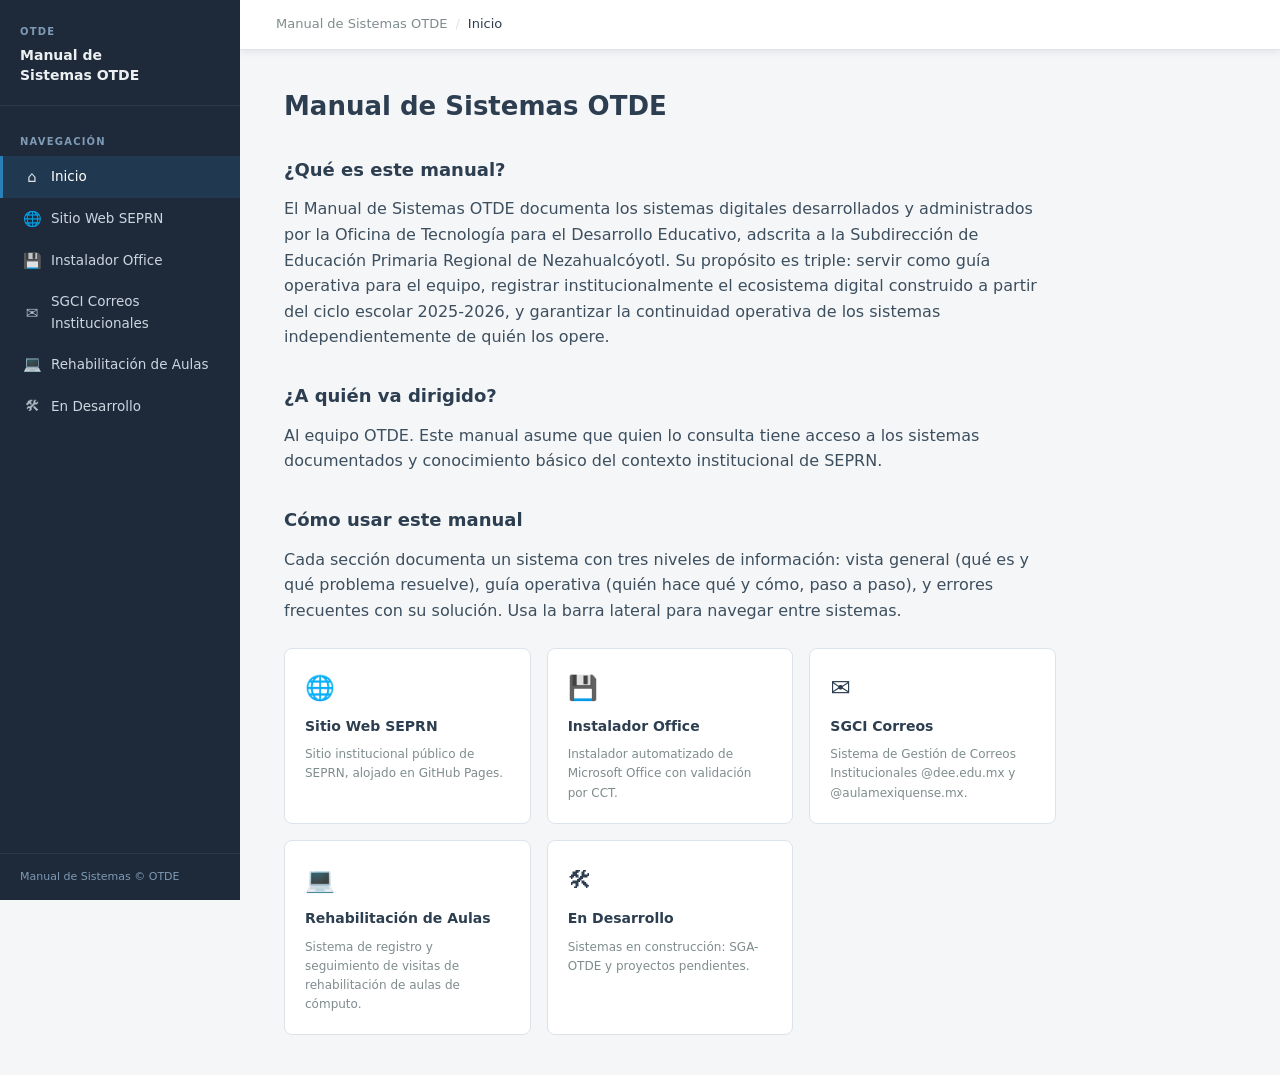
<file: index.html>
<!DOCTYPE html>
<html lang="es">
<head>
  <meta charset="UTF-8" />
  <meta name="viewport" content="width=device-width, initial-scale=1.0" />
  <title>Inicio — Manual de Sistemas OTDE</title>
  <link rel="stylesheet" href="css/style.css" />
</head>
<body>

  <button class="menu-toggle" id="menuToggle" aria-label="Abrir menú">&#9776;</button>
  <div class="overlay" id="overlay"></div>

  <div class="layout">

    <!-- ── Barra lateral ─────────────────────────────────────── -->
    <aside class="sidebar" id="sidebar">
      <div class="sidebar-header">
        <div class="logo-label">OTDE</div>
        <div class="site-title">Manual de<br>Sistemas OTDE</div>
      </div>

      <nav class="sidebar-nav">
        <div class="nav-section-label">Navegación</div>
        <a href="index.html" class="active">
          <span class="nav-icon">&#8962;</span> Inicio
        </a>
        <a href="sitio-web.html">
          <span class="nav-icon">&#127760;</span> Sitio Web SEPRN
        </a>
        <a href="instalador-office.html">
          <span class="nav-icon">&#128190;</span> Instalador Office
        </a>
        <a href="sgci.html">
          <span class="nav-icon">&#9993;</span> SGCI Correos Institucionales
        </a>
        <a href="rehabilitacion.html">
          <span class="nav-icon">&#128187;</span> Rehabilitación de Aulas
        </a>
        <a href="en-desarrollo.html">
          <span class="nav-icon">&#128736;</span> En Desarrollo
        </a>
      </nav>

      <div class="sidebar-footer">
        Manual de Sistemas &copy; OTDE
      </div>
    </aside>

    <!-- ── Contenido principal ───────────────────────────────── -->
    <div class="main-content">
      <div class="topbar">
        <span>Manual de Sistemas OTDE</span>
        <span class="breadcrumb-sep">/</span>
        <span class="breadcrumb-current">Inicio</span>
      </div>

      <div class="content-area">
        <h1>Manual de Sistemas OTDE</h1>

        <h2>¿Qué es este manual?</h2>
        <p>El Manual de Sistemas OTDE documenta los sistemas digitales desarrollados y administrados por la Oficina de Tecnología para el Desarrollo Educativo, adscrita a la Subdirección de Educación Primaria Regional de Nezahualcóyotl. Su propósito es triple: servir como guía operativa para el equipo, registrar institucionalmente el ecosistema digital construido a partir del ciclo escolar 2025-2026, y garantizar la continuidad operativa de los sistemas independientemente de quién los opere.</p>

        <h2>¿A quién va dirigido?</h2>
        <p>Al equipo OTDE. Este manual asume que quien lo consulta tiene acceso a los sistemas documentados y conocimiento básico del contexto institucional de SEPRN.</p>

        <h2>Cómo usar este manual</h2>
        <p>Cada sección documenta un sistema con tres niveles de información: vista general (qué es y qué problema resuelve), guía operativa (quién hace qué y cómo, paso a paso), y errores frecuentes con su solución. Usa la barra lateral para navegar entre sistemas.</p>

        <div class="card-grid">
          <a class="card" href="sitio-web.html">
            <span class="card-icon">&#127760;</span>
            <span class="card-title">Sitio Web SEPRN</span>
            <span class="card-desc">Sitio institucional público de SEPRN, alojado en GitHub Pages.</span>
          </a>
          <a class="card" href="instalador-office.html">
            <span class="card-icon">&#128190;</span>
            <span class="card-title">Instalador Office</span>
            <span class="card-desc">Instalador automatizado de Microsoft Office con validación por CCT.</span>
          </a>
          <a class="card" href="sgci.html">
            <span class="card-icon">&#9993;</span>
            <span class="card-title">SGCI Correos</span>
            <span class="card-desc">Sistema de Gestión de Correos Institucionales @dee.edu.mx y @aulamexiquense.mx.</span>
          </a>
          <a class="card" href="rehabilitacion.html">
            <span class="card-icon">&#128187;</span>
            <span class="card-title">Rehabilitación de Aulas</span>
            <span class="card-desc">Sistema de registro y seguimiento de visitas de rehabilitación de aulas de cómputo.</span>
          </a>
          <a class="card" href="en-desarrollo.html">
            <span class="card-icon">&#128736;</span>
            <span class="card-title">En Desarrollo</span>
            <span class="card-desc">Sistemas en construcción: SGA-OTDE y proyectos pendientes.</span>
          </a>
        </div>
      </div>
    </div>

  </div>

  <script>
    const toggle = document.getElementById('menuToggle');
    const sidebar = document.getElementById('sidebar');
    const overlay = document.getElementById('overlay');
    toggle.addEventListener('click', () => {
      sidebar.classList.toggle('open');
      overlay.classList.toggle('visible');
    });
    overlay.addEventListener('click', () => {
      sidebar.classList.remove('open');
      overlay.classList.remove('visible');
    });
  </script>
</body>
</html>
</file>
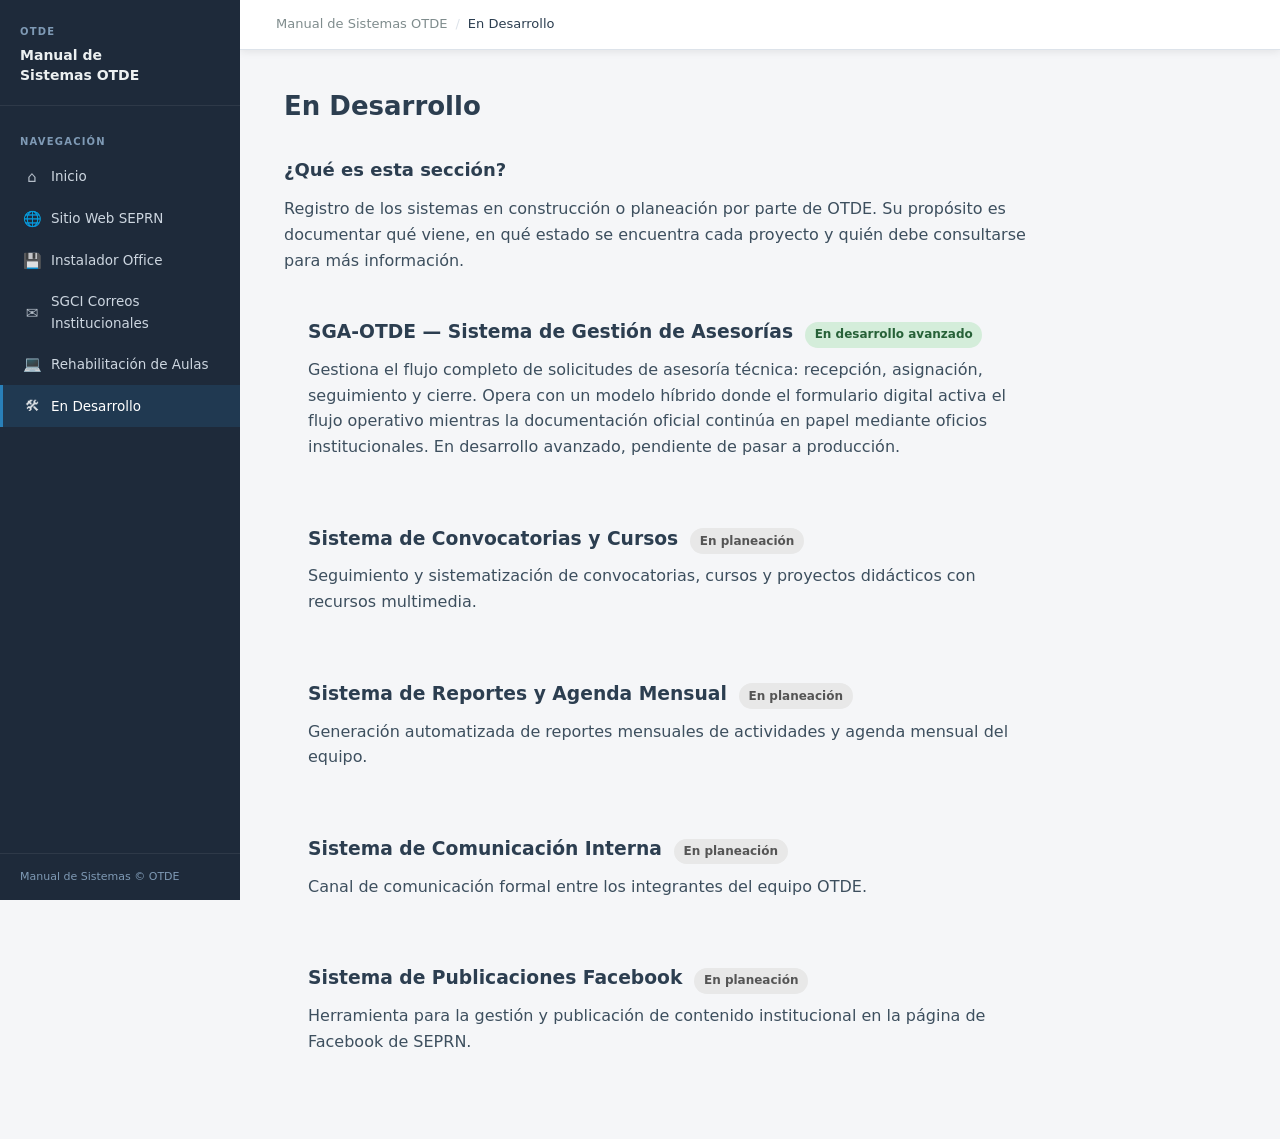
<file: en-desarrollo.html>
<!DOCTYPE html>
<html lang="es">
<head>
  <meta charset="UTF-8" />
  <meta name="viewport" content="width=device-width, initial-scale=1.0" />
  <title>En Desarrollo — Manual de Sistemas OTDE</title>
  <link rel="stylesheet" href="css/style.css" />
</head>
<body>

  <button class="menu-toggle" id="menuToggle" aria-label="Abrir menú">&#9776;</button>
  <div class="overlay" id="overlay"></div>

  <div class="layout">

    <aside class="sidebar" id="sidebar">
      <div class="sidebar-header">
        <div class="logo-label">OTDE</div>
        <div class="site-title">Manual de<br>Sistemas OTDE</div>
      </div>

      <nav class="sidebar-nav">
        <div class="nav-section-label">Navegación</div>
        <a href="index.html">
          <span class="nav-icon">&#8962;</span> Inicio
        </a>
        <a href="sitio-web.html">
          <span class="nav-icon">&#127760;</span> Sitio Web SEPRN
        </a>
        <a href="instalador-office.html">
          <span class="nav-icon">&#128190;</span> Instalador Office
        </a>
        <a href="sgci.html">
          <span class="nav-icon">&#9993;</span> SGCI Correos Institucionales
        </a>
        <a href="rehabilitacion.html">
          <span class="nav-icon">&#128187;</span> Rehabilitación de Aulas
        </a>
        <a href="en-desarrollo.html" class="active">
          <span class="nav-icon">&#128736;</span> En Desarrollo
        </a>
      </nav>

      <div class="sidebar-footer">
        Manual de Sistemas &copy; OTDE
      </div>
    </aside>

    <div class="main-content">
      <div class="topbar">
        <a href="index.html" style="color: inherit; text-decoration: none;">Manual de Sistemas OTDE</a>
        <span class="breadcrumb-sep">/</span>
        <span class="breadcrumb-current">En Desarrollo</span>
      </div>

      <div class="content-area">
        <h1>En Desarrollo</h1>

        <h2>¿Qué es esta sección?</h2>
        <p>Registro de los sistemas en construcción o planeación por parte de OTDE. Su propósito es documentar qué viene, en qué estado se encuentra cada proyecto y quién debe consultarse para más información.</p>

        <div style="border: 1px solid var(--border); border-radius: 6px; padding: 1.25rem 1.5rem; margin: 1.5rem 0;">
          <div style="display: flex; align-items: baseline; gap: 0.75rem; flex-wrap: wrap; margin-bottom: 0.6rem;">
            <h3 style="margin: 0;">SGA-OTDE — Sistema de Gestión de Asesorías</h3>
            <span style="font-size: 0.75rem; font-weight: 600; padding: 0.2rem 0.6rem; border-radius: 999px; background: #d4edda; color: #276138; white-space: nowrap;">En desarrollo avanzado</span>
          </div>
          <p style="margin: 0;">Gestiona el flujo completo de solicitudes de asesoría técnica: recepción, asignación, seguimiento y cierre. Opera con un modelo híbrido donde el formulario digital activa el flujo operativo mientras la documentación oficial continúa en papel mediante oficios institucionales. En desarrollo avanzado, pendiente de pasar a producción.</p>
        </div>

        <div style="border: 1px solid var(--border); border-radius: 6px; padding: 1.25rem 1.5rem; margin: 1.5rem 0;">
          <div style="display: flex; align-items: baseline; gap: 0.75rem; flex-wrap: wrap; margin-bottom: 0.6rem;">
            <h3 style="margin: 0;">Sistema de Convocatorias y Cursos</h3>
            <span style="font-size: 0.75rem; font-weight: 600; padding: 0.2rem 0.6rem; border-radius: 999px; background: #e8e8e8; color: #555; white-space: nowrap;">En planeación</span>
          </div>
          <p style="margin: 0;">Seguimiento y sistematización de convocatorias, cursos y proyectos didácticos con recursos multimedia.</p>
        </div>

        <div style="border: 1px solid var(--border); border-radius: 6px; padding: 1.25rem 1.5rem; margin: 1.5rem 0;">
          <div style="display: flex; align-items: baseline; gap: 0.75rem; flex-wrap: wrap; margin-bottom: 0.6rem;">
            <h3 style="margin: 0;">Sistema de Reportes y Agenda Mensual</h3>
            <span style="font-size: 0.75rem; font-weight: 600; padding: 0.2rem 0.6rem; border-radius: 999px; background: #e8e8e8; color: #555; white-space: nowrap;">En planeación</span>
          </div>
          <p style="margin: 0;">Generación automatizada de reportes mensuales de actividades y agenda mensual del equipo.</p>
        </div>

        <div style="border: 1px solid var(--border); border-radius: 6px; padding: 1.25rem 1.5rem; margin: 1.5rem 0;">
          <div style="display: flex; align-items: baseline; gap: 0.75rem; flex-wrap: wrap; margin-bottom: 0.6rem;">
            <h3 style="margin: 0;">Sistema de Comunicación Interna</h3>
            <span style="font-size: 0.75rem; font-weight: 600; padding: 0.2rem 0.6rem; border-radius: 999px; background: #e8e8e8; color: #555; white-space: nowrap;">En planeación</span>
          </div>
          <p style="margin: 0;">Canal de comunicación formal entre los integrantes del equipo OTDE.</p>
        </div>

        <div style="border: 1px solid var(--border); border-radius: 6px; padding: 1.25rem 1.5rem; margin: 1.5rem 0;">
          <div style="display: flex; align-items: baseline; gap: 0.75rem; flex-wrap: wrap; margin-bottom: 0.6rem;">
            <h3 style="margin: 0;">Sistema de Publicaciones Facebook</h3>
            <span style="font-size: 0.75rem; font-weight: 600; padding: 0.2rem 0.6rem; border-radius: 999px; background: #e8e8e8; color: #555; white-space: nowrap;">En planeación</span>
          </div>
          <p style="margin: 0;">Herramienta para la gestión y publicación de contenido institucional en la página de Facebook de SEPRN.</p>
        </div>
      </div>
    </div>

  </div>

  <script>
    const toggle = document.getElementById('menuToggle');
    const sidebar = document.getElementById('sidebar');
    const overlay = document.getElementById('overlay');
    toggle.addEventListener('click', () => {
      sidebar.classList.toggle('open');
      overlay.classList.toggle('visible');
    });
    overlay.addEventListener('click', () => {
      sidebar.classList.remove('open');
      overlay.classList.remove('visible');
    });
  </script>
</body>
</html>
</file>
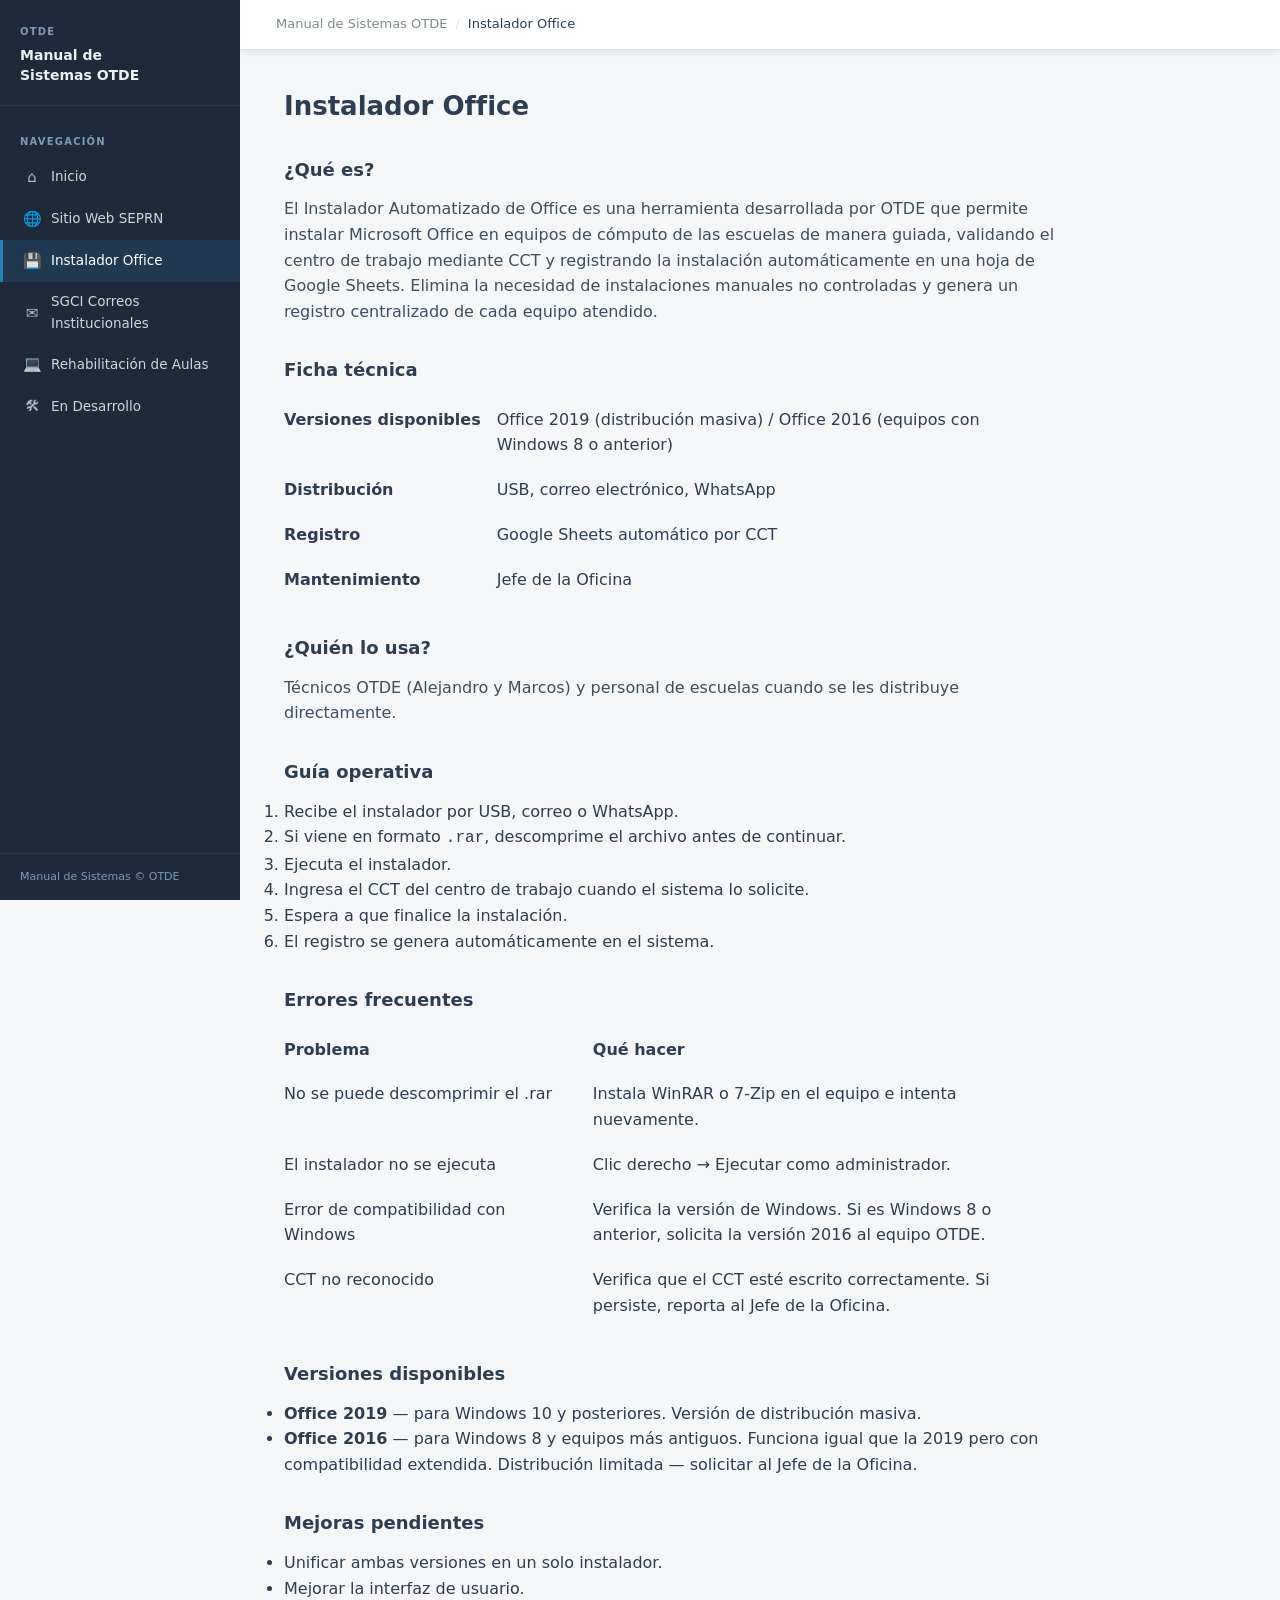
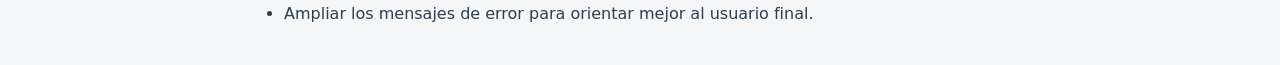
<file: instalador-office.html>
<!DOCTYPE html>
<html lang="es">
<head>
  <meta charset="UTF-8" />
  <meta name="viewport" content="width=device-width, initial-scale=1.0" />
  <title>Instalador Office — Manual de Sistemas OTDE</title>
  <link rel="stylesheet" href="css/style.css" />
</head>
<body>

  <button class="menu-toggle" id="menuToggle" aria-label="Abrir menú">&#9776;</button>
  <div class="overlay" id="overlay"></div>

  <div class="layout">

    <aside class="sidebar" id="sidebar">
      <div class="sidebar-header">
        <div class="logo-label">OTDE</div>
        <div class="site-title">Manual de<br>Sistemas OTDE</div>
      </div>

      <nav class="sidebar-nav">
        <div class="nav-section-label">Navegación</div>
        <a href="index.html">
          <span class="nav-icon">&#8962;</span> Inicio
        </a>
        <a href="sitio-web.html">
          <span class="nav-icon">&#127760;</span> Sitio Web SEPRN
        </a>
        <a href="instalador-office.html" class="active">
          <span class="nav-icon">&#128190;</span> Instalador Office
        </a>
        <a href="sgci.html">
          <span class="nav-icon">&#9993;</span> SGCI Correos Institucionales
        </a>
        <a href="rehabilitacion.html">
          <span class="nav-icon">&#128187;</span> Rehabilitación de Aulas
        </a>
        <a href="en-desarrollo.html">
          <span class="nav-icon">&#128736;</span> En Desarrollo
        </a>
      </nav>

      <div class="sidebar-footer">
        Manual de Sistemas &copy; OTDE
      </div>
    </aside>

    <div class="main-content">
      <div class="topbar">
        <a href="index.html" style="color: inherit; text-decoration: none;">Manual de Sistemas OTDE</a>
        <span class="breadcrumb-sep">/</span>
        <span class="breadcrumb-current">Instalador Office</span>
      </div>

      <div class="content-area">
        <h1>Instalador Office</h1>

        <h2>¿Qué es?</h2>
        <p>El Instalador Automatizado de Office es una herramienta desarrollada por OTDE que permite instalar Microsoft Office en equipos de cómputo de las escuelas de manera guiada, validando el centro de trabajo mediante CCT y registrando la instalación automáticamente en una hoja de Google Sheets. Elimina la necesidad de instalaciones manuales no controladas y genera un registro centralizado de cada equipo atendido.</p>

        <h2>Ficha técnica</h2>
        <table style="border-collapse: collapse; width: 100%; margin-bottom: 1.5rem;">
          <tbody>
            <tr>
              <td style="padding: 0.6rem 1rem 0.6rem 0; font-weight: 600; white-space: nowrap; vertical-align: top; border-bottom: 1px solid var(--border); color: var(--text-secondary); width: 180px;">Versiones disponibles</td>
              <td style="padding: 0.6rem 0; border-bottom: 1px solid var(--border);">Office 2019 (distribución masiva) / Office 2016 (equipos con Windows 8 o anterior)</td>
            </tr>
            <tr>
              <td style="padding: 0.6rem 1rem 0.6rem 0; font-weight: 600; white-space: nowrap; vertical-align: top; border-bottom: 1px solid var(--border); color: var(--text-secondary);">Distribución</td>
              <td style="padding: 0.6rem 0; border-bottom: 1px solid var(--border);">USB, correo electrónico, WhatsApp</td>
            </tr>
            <tr>
              <td style="padding: 0.6rem 1rem 0.6rem 0; font-weight: 600; white-space: nowrap; vertical-align: top; border-bottom: 1px solid var(--border); color: var(--text-secondary);">Registro</td>
              <td style="padding: 0.6rem 0; border-bottom: 1px solid var(--border);">Google Sheets automático por CCT</td>
            </tr>
            <tr>
              <td style="padding: 0.6rem 1rem 0.6rem 0; font-weight: 600; white-space: nowrap; vertical-align: top; color: var(--text-secondary);">Mantenimiento</td>
              <td style="padding: 0.6rem 0;">Jefe de la Oficina</td>
            </tr>
          </tbody>
        </table>

        <h2>¿Quién lo usa?</h2>
        <p>Técnicos OTDE (Alejandro y Marcos) y personal de escuelas cuando se les distribuye directamente.</p>

        <h2>Guía operativa</h2>
        <ol>
          <li>Recibe el instalador por USB, correo o WhatsApp.</li>
          <li>Si viene en formato <code>.rar</code>, descomprime el archivo antes de continuar.</li>
          <li>Ejecuta el instalador.</li>
          <li>Ingresa el CCT del centro de trabajo cuando el sistema lo solicite.</li>
          <li>Espera a que finalice la instalación.</li>
          <li>El registro se genera automáticamente en el sistema.</li>
        </ol>

        <h2>Errores frecuentes</h2>
        <table style="border-collapse: collapse; width: 100%; margin-bottom: 1.5rem;">
          <thead>
            <tr>
              <th style="padding: 0.6rem 1rem 0.6rem 0; text-align: left; border-bottom: 2px solid var(--border); color: var(--text-secondary); font-weight: 600; width: 40%;">Problema</th>
              <th style="padding: 0.6rem 0; text-align: left; border-bottom: 2px solid var(--border); color: var(--text-secondary); font-weight: 600;">Qué hacer</th>
            </tr>
          </thead>
          <tbody>
            <tr>
              <td style="padding: 0.6rem 1rem 0.6rem 0; vertical-align: top; border-bottom: 1px solid var(--border);">No se puede descomprimir el .rar</td>
              <td style="padding: 0.6rem 0; border-bottom: 1px solid var(--border);">Instala WinRAR o 7-Zip en el equipo e intenta nuevamente.</td>
            </tr>
            <tr>
              <td style="padding: 0.6rem 1rem 0.6rem 0; vertical-align: top; border-bottom: 1px solid var(--border);">El instalador no se ejecuta</td>
              <td style="padding: 0.6rem 0; border-bottom: 1px solid var(--border);">Clic derecho → Ejecutar como administrador.</td>
            </tr>
            <tr>
              <td style="padding: 0.6rem 1rem 0.6rem 0; vertical-align: top; border-bottom: 1px solid var(--border);">Error de compatibilidad con Windows</td>
              <td style="padding: 0.6rem 0; border-bottom: 1px solid var(--border);">Verifica la versión de Windows. Si es Windows 8 o anterior, solicita la versión 2016 al equipo OTDE.</td>
            </tr>
            <tr>
              <td style="padding: 0.6rem 1rem 0.6rem 0; vertical-align: top;">CCT no reconocido</td>
              <td style="padding: 0.6rem 0;">Verifica que el CCT esté escrito correctamente. Si persiste, reporta al Jefe de la Oficina.</td>
            </tr>
          </tbody>
        </table>

        <h2>Versiones disponibles</h2>
        <ul>
          <li><strong>Office 2019</strong> — para Windows 10 y posteriores. Versión de distribución masiva.</li>
          <li><strong>Office 2016</strong> — para Windows 8 y equipos más antiguos. Funciona igual que la 2019 pero con compatibilidad extendida. Distribución limitada — solicitar al Jefe de la Oficina.</li>
        </ul>

        <h2>Mejoras pendientes</h2>
        <ul>
          <li>Unificar ambas versiones en un solo instalador.</li>
          <li>Mejorar la interfaz de usuario.</li>
          <li>Ampliar los mensajes de error para orientar mejor al usuario final.</li>
        </ul>
      </div>
    </div>

  </div>

  <script>
    const toggle = document.getElementById('menuToggle');
    const sidebar = document.getElementById('sidebar');
    const overlay = document.getElementById('overlay');
    toggle.addEventListener('click', () => {
      sidebar.classList.toggle('open');
      overlay.classList.toggle('visible');
    });
    overlay.addEventListener('click', () => {
      sidebar.classList.remove('open');
      overlay.classList.remove('visible');
    });
  </script>
</body>
</html>
</file>
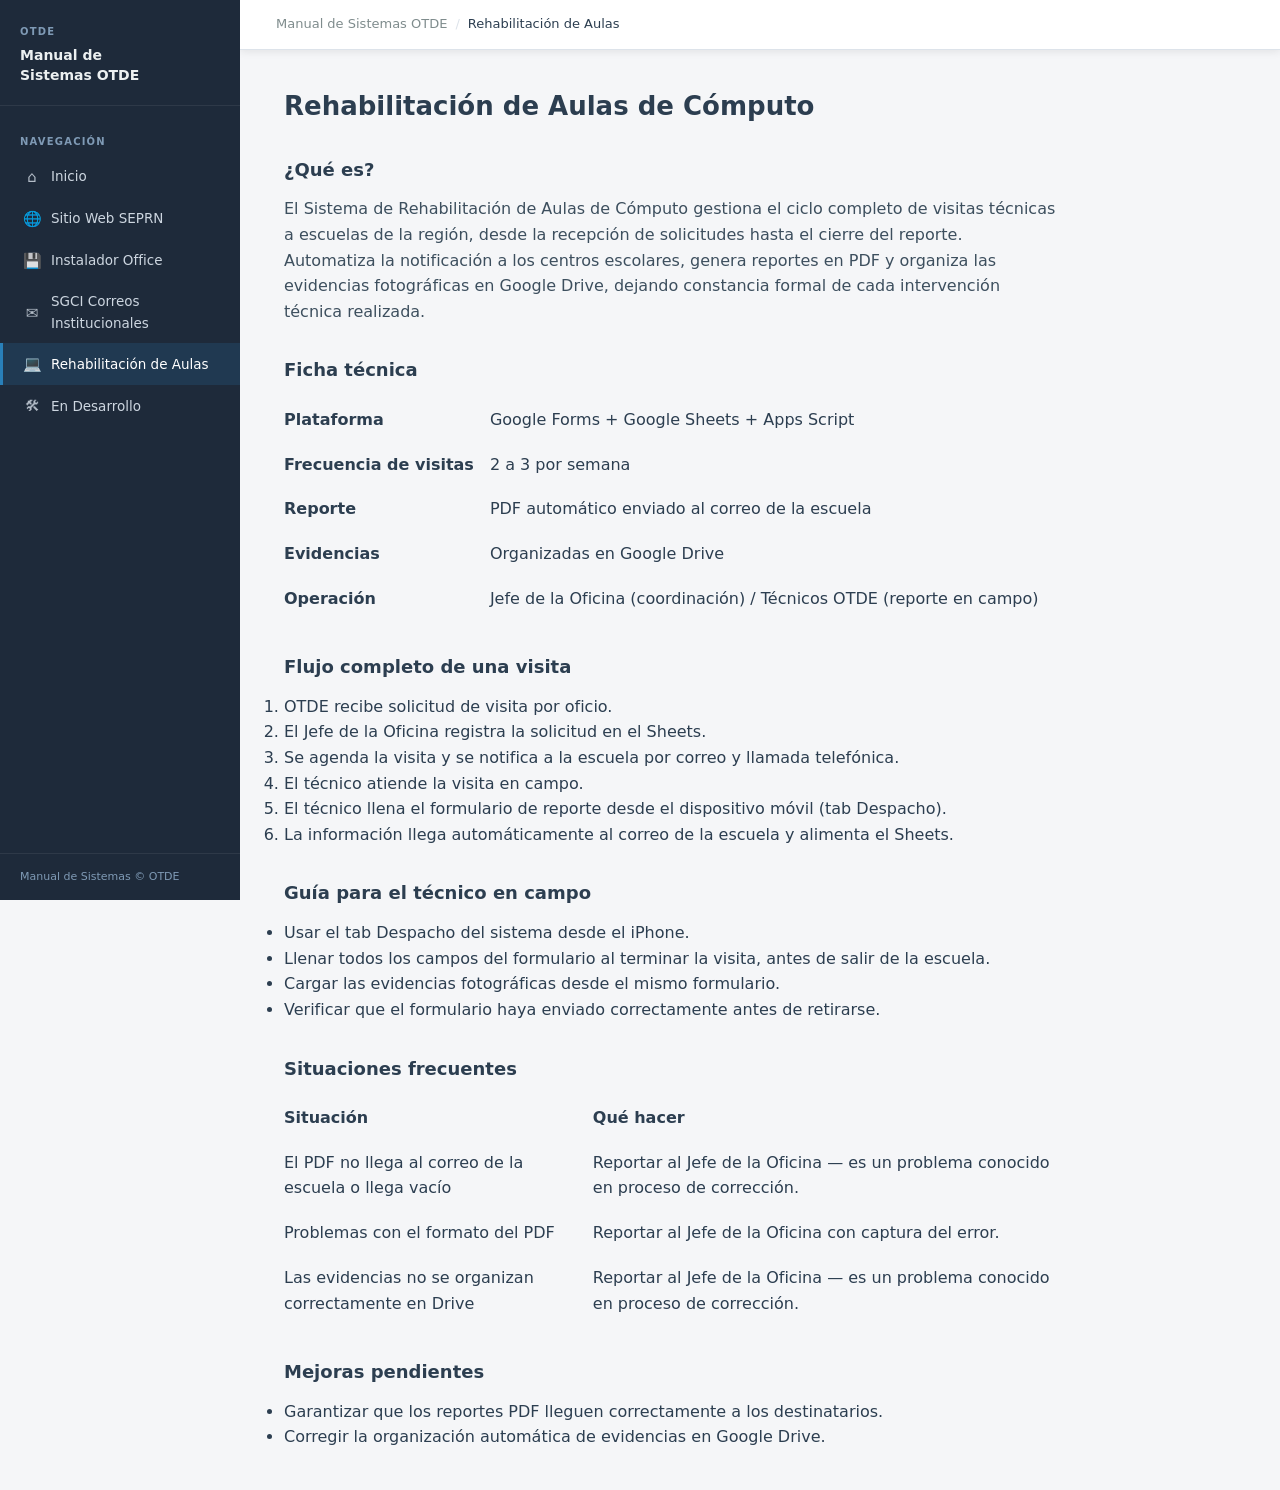
<file: rehabilitacion.html>
<!DOCTYPE html>
<html lang="es">
<head>
  <meta charset="UTF-8" />
  <meta name="viewport" content="width=device-width, initial-scale=1.0" />
  <title>Rehabilitación de Aulas — Manual de Sistemas OTDE</title>
  <link rel="stylesheet" href="css/style.css" />
</head>
<body>

  <button class="menu-toggle" id="menuToggle" aria-label="Abrir menú">&#9776;</button>
  <div class="overlay" id="overlay"></div>

  <div class="layout">

    <aside class="sidebar" id="sidebar">
      <div class="sidebar-header">
        <div class="logo-label">OTDE</div>
        <div class="site-title">Manual de<br>Sistemas OTDE</div>
      </div>

      <nav class="sidebar-nav">
        <div class="nav-section-label">Navegación</div>
        <a href="index.html">
          <span class="nav-icon">&#8962;</span> Inicio
        </a>
        <a href="sitio-web.html">
          <span class="nav-icon">&#127760;</span> Sitio Web SEPRN
        </a>
        <a href="instalador-office.html">
          <span class="nav-icon">&#128190;</span> Instalador Office
        </a>
        <a href="sgci.html">
          <span class="nav-icon">&#9993;</span> SGCI Correos Institucionales
        </a>
        <a href="rehabilitacion.html" class="active">
          <span class="nav-icon">&#128187;</span> Rehabilitación de Aulas
        </a>
        <a href="en-desarrollo.html">
          <span class="nav-icon">&#128736;</span> En Desarrollo
        </a>
      </nav>

      <div class="sidebar-footer">
        Manual de Sistemas &copy; OTDE
      </div>
    </aside>

    <div class="main-content">
      <div class="topbar">
        <a href="index.html" style="color: inherit; text-decoration: none;">Manual de Sistemas OTDE</a>
        <span class="breadcrumb-sep">/</span>
        <span class="breadcrumb-current">Rehabilitación de Aulas</span>
      </div>

      <div class="content-area">
        <h1>Rehabilitación de Aulas de Cómputo</h1>

        <h2>¿Qué es?</h2>
        <p>El Sistema de Rehabilitación de Aulas de Cómputo gestiona el ciclo completo de visitas técnicas a escuelas de la región, desde la recepción de solicitudes hasta el cierre del reporte. Automatiza la notificación a los centros escolares, genera reportes en PDF y organiza las evidencias fotográficas en Google Drive, dejando constancia formal de cada intervención técnica realizada.</p>

        <h2>Ficha técnica</h2>
        <table style="border-collapse: collapse; width: 100%; margin-bottom: 1.5rem;">
          <tbody>
            <tr>
              <td style="padding: 0.6rem 1rem 0.6rem 0; font-weight: 600; white-space: nowrap; vertical-align: top; border-bottom: 1px solid var(--border); color: var(--text-secondary); width: 200px;">Plataforma</td>
              <td style="padding: 0.6rem 0; border-bottom: 1px solid var(--border);">Google Forms + Google Sheets + Apps Script</td>
            </tr>
            <tr>
              <td style="padding: 0.6rem 1rem 0.6rem 0; font-weight: 600; white-space: nowrap; vertical-align: top; border-bottom: 1px solid var(--border); color: var(--text-secondary);">Frecuencia de visitas</td>
              <td style="padding: 0.6rem 0; border-bottom: 1px solid var(--border);">2 a 3 por semana</td>
            </tr>
            <tr>
              <td style="padding: 0.6rem 1rem 0.6rem 0; font-weight: 600; white-space: nowrap; vertical-align: top; border-bottom: 1px solid var(--border); color: var(--text-secondary);">Reporte</td>
              <td style="padding: 0.6rem 0; border-bottom: 1px solid var(--border);">PDF automático enviado al correo de la escuela</td>
            </tr>
            <tr>
              <td style="padding: 0.6rem 1rem 0.6rem 0; font-weight: 600; white-space: nowrap; vertical-align: top; border-bottom: 1px solid var(--border); color: var(--text-secondary);">Evidencias</td>
              <td style="padding: 0.6rem 0; border-bottom: 1px solid var(--border);">Organizadas en Google Drive</td>
            </tr>
            <tr>
              <td style="padding: 0.6rem 1rem 0.6rem 0; font-weight: 600; white-space: nowrap; vertical-align: top; color: var(--text-secondary);">Operación</td>
              <td style="padding: 0.6rem 0;">Jefe de la Oficina (coordinación) / Técnicos OTDE (reporte en campo)</td>
            </tr>
          </tbody>
        </table>

        <h2>Flujo completo de una visita</h2>
        <ol>
          <li>OTDE recibe solicitud de visita por oficio.</li>
          <li>El Jefe de la Oficina registra la solicitud en el Sheets.</li>
          <li>Se agenda la visita y se notifica a la escuela por correo y llamada telefónica.</li>
          <li>El técnico atiende la visita en campo.</li>
          <li>El técnico llena el formulario de reporte desde el dispositivo móvil (tab Despacho).</li>
          <li>La información llega automáticamente al correo de la escuela y alimenta el Sheets.</li>
        </ol>

        <h2>Guía para el técnico en campo</h2>
        <ul>
          <li>Usar el tab Despacho del sistema desde el iPhone.</li>
          <li>Llenar todos los campos del formulario al terminar la visita, antes de salir de la escuela.</li>
          <li>Cargar las evidencias fotográficas desde el mismo formulario.</li>
          <li>Verificar que el formulario haya enviado correctamente antes de retirarse.</li>
        </ul>

        <h2>Situaciones frecuentes</h2>
        <table style="border-collapse: collapse; width: 100%; margin-bottom: 1.5rem;">
          <thead>
            <tr>
              <th style="padding: 0.6rem 1rem 0.6rem 0; text-align: left; border-bottom: 2px solid var(--border); color: var(--text-secondary); font-weight: 600; width: 40%;">Situación</th>
              <th style="padding: 0.6rem 0; text-align: left; border-bottom: 2px solid var(--border); color: var(--text-secondary); font-weight: 600;">Qué hacer</th>
            </tr>
          </thead>
          <tbody>
            <tr>
              <td style="padding: 0.6rem 1rem 0.6rem 0; vertical-align: top; border-bottom: 1px solid var(--border);">El PDF no llega al correo de la escuela o llega vacío</td>
              <td style="padding: 0.6rem 0; border-bottom: 1px solid var(--border);">Reportar al Jefe de la Oficina — es un problema conocido en proceso de corrección.</td>
            </tr>
            <tr>
              <td style="padding: 0.6rem 1rem 0.6rem 0; vertical-align: top; border-bottom: 1px solid var(--border);">Problemas con el formato del PDF</td>
              <td style="padding: 0.6rem 0; border-bottom: 1px solid var(--border);">Reportar al Jefe de la Oficina con captura del error.</td>
            </tr>
            <tr>
              <td style="padding: 0.6rem 1rem 0.6rem 0; vertical-align: top;">Las evidencias no se organizan correctamente en Drive</td>
              <td style="padding: 0.6rem 0;">Reportar al Jefe de la Oficina — es un problema conocido en proceso de corrección.</td>
            </tr>
          </tbody>
        </table>

        <h2>Mejoras pendientes</h2>
        <ul>
          <li>Garantizar que los reportes PDF lleguen correctamente a los destinatarios.</li>
          <li>Corregir la organización automática de evidencias en Google Drive.</li>
        </ul>
      </div>
    </div>

  </div>

  <script>
    const toggle = document.getElementById('menuToggle');
    const sidebar = document.getElementById('sidebar');
    const overlay = document.getElementById('overlay');
    toggle.addEventListener('click', () => {
      sidebar.classList.toggle('open');
      overlay.classList.toggle('visible');
    });
    overlay.addEventListener('click', () => {
      sidebar.classList.remove('open');
      overlay.classList.remove('visible');
    });
  </script>
</body>
</html>
</file>
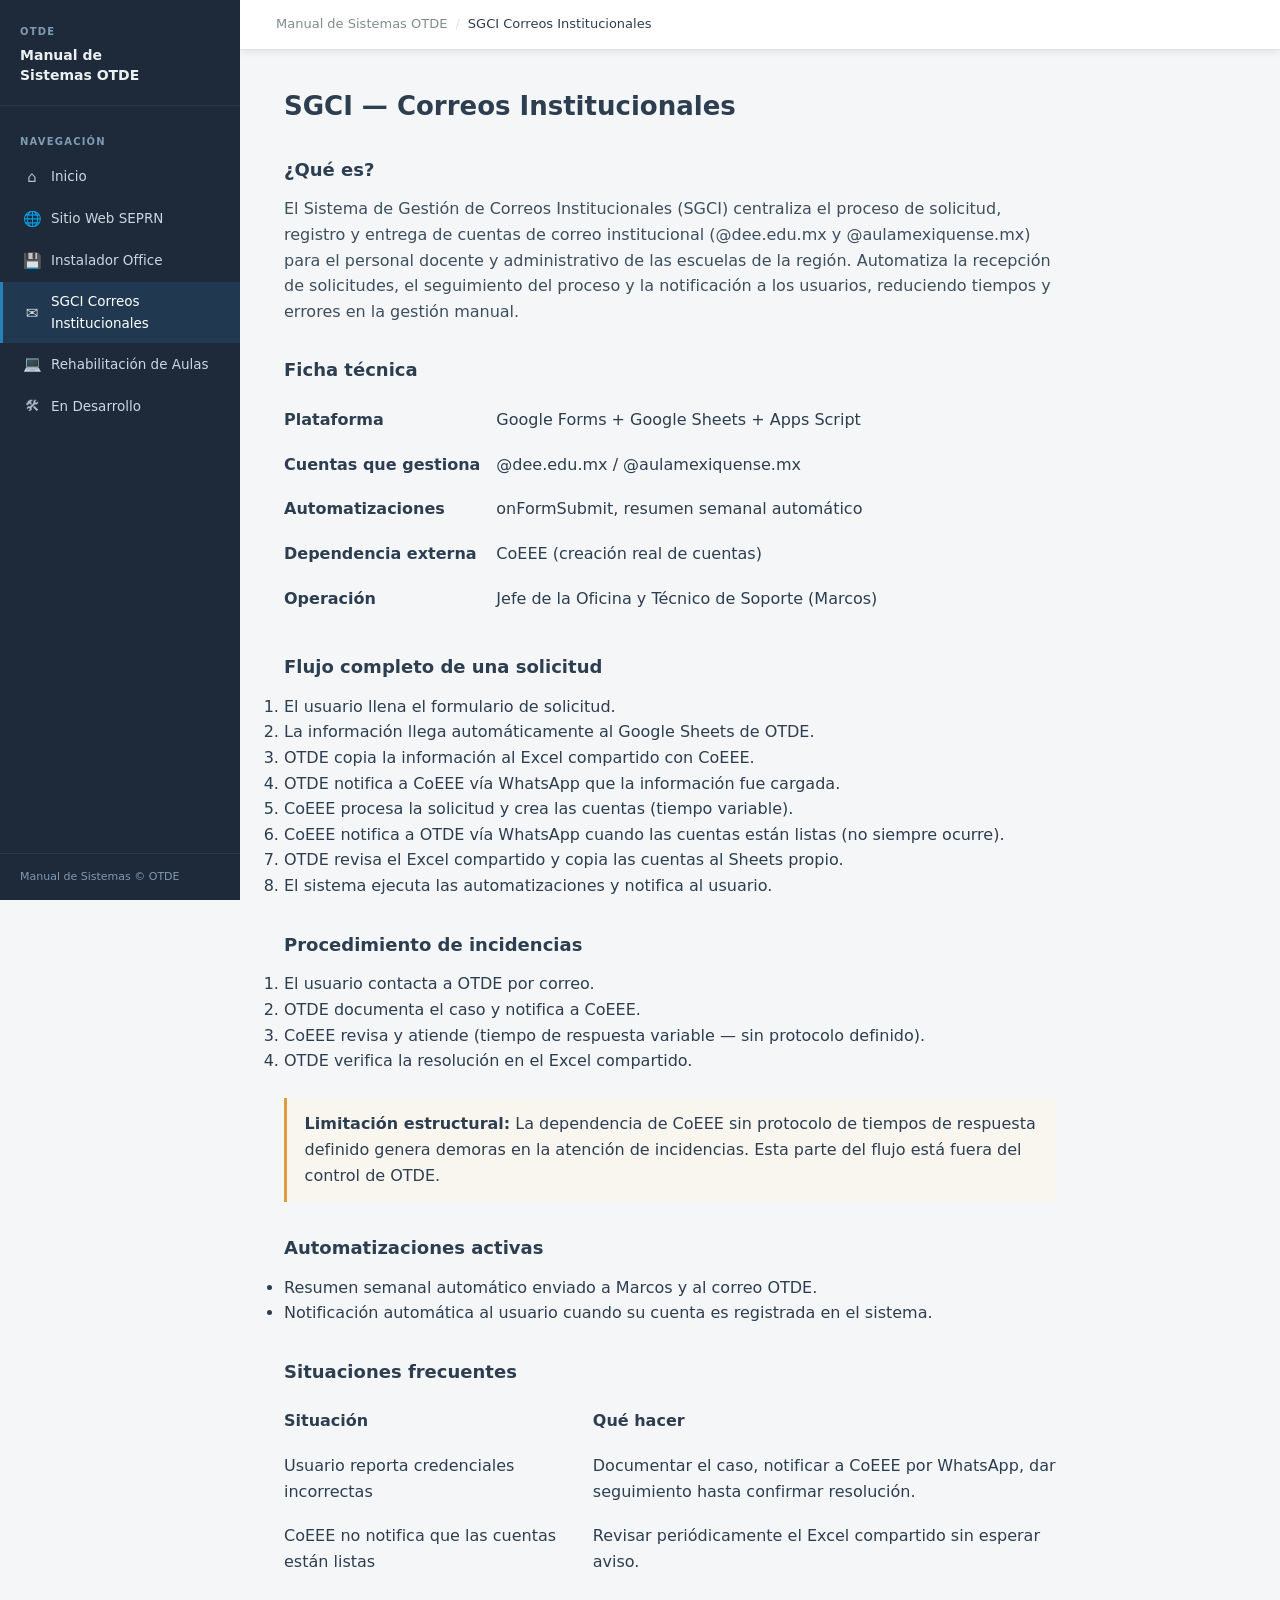
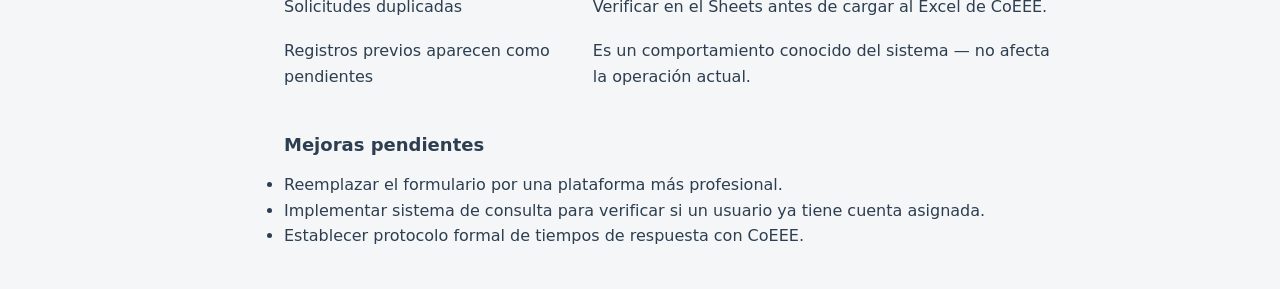
<file: sgci.html>
<!DOCTYPE html>
<html lang="es">
<head>
  <meta charset="UTF-8" />
  <meta name="viewport" content="width=device-width, initial-scale=1.0" />
  <title>SGCI Correos Institucionales — Manual de Sistemas OTDE</title>
  <link rel="stylesheet" href="css/style.css" />
</head>
<body>

  <button class="menu-toggle" id="menuToggle" aria-label="Abrir menú">&#9776;</button>
  <div class="overlay" id="overlay"></div>

  <div class="layout">

    <aside class="sidebar" id="sidebar">
      <div class="sidebar-header">
        <div class="logo-label">OTDE</div>
        <div class="site-title">Manual de<br>Sistemas OTDE</div>
      </div>

      <nav class="sidebar-nav">
        <div class="nav-section-label">Navegación</div>
        <a href="index.html">
          <span class="nav-icon">&#8962;</span> Inicio
        </a>
        <a href="sitio-web.html">
          <span class="nav-icon">&#127760;</span> Sitio Web SEPRN
        </a>
        <a href="instalador-office.html">
          <span class="nav-icon">&#128190;</span> Instalador Office
        </a>
        <a href="sgci.html" class="active">
          <span class="nav-icon">&#9993;</span> SGCI Correos Institucionales
        </a>
        <a href="rehabilitacion.html">
          <span class="nav-icon">&#128187;</span> Rehabilitación de Aulas
        </a>
        <a href="en-desarrollo.html">
          <span class="nav-icon">&#128736;</span> En Desarrollo
        </a>
      </nav>

      <div class="sidebar-footer">
        Manual de Sistemas &copy; OTDE
      </div>
    </aside>

    <div class="main-content">
      <div class="topbar">
        <a href="index.html" style="color: inherit; text-decoration: none;">Manual de Sistemas OTDE</a>
        <span class="breadcrumb-sep">/</span>
        <span class="breadcrumb-current">SGCI Correos Institucionales</span>
      </div>

      <div class="content-area">
        <h1>SGCI — Correos Institucionales</h1>

        <h2>¿Qué es?</h2>
        <p>El Sistema de Gestión de Correos Institucionales (SGCI) centraliza el proceso de solicitud, registro y entrega de cuentas de correo institucional (@dee.edu.mx y @aulamexiquense.mx) para el personal docente y administrativo de las escuelas de la región. Automatiza la recepción de solicitudes, el seguimiento del proceso y la notificación a los usuarios, reduciendo tiempos y errores en la gestión manual.</p>

        <h2>Ficha técnica</h2>
        <table style="border-collapse: collapse; width: 100%; margin-bottom: 1.5rem;">
          <tbody>
            <tr>
              <td style="padding: 0.6rem 1rem 0.6rem 0; font-weight: 600; white-space: nowrap; vertical-align: top; border-bottom: 1px solid var(--border); color: var(--text-secondary); width: 200px;">Plataforma</td>
              <td style="padding: 0.6rem 0; border-bottom: 1px solid var(--border);">Google Forms + Google Sheets + Apps Script</td>
            </tr>
            <tr>
              <td style="padding: 0.6rem 1rem 0.6rem 0; font-weight: 600; white-space: nowrap; vertical-align: top; border-bottom: 1px solid var(--border); color: var(--text-secondary);">Cuentas que gestiona</td>
              <td style="padding: 0.6rem 0; border-bottom: 1px solid var(--border);">@dee.edu.mx / @aulamexiquense.mx</td>
            </tr>
            <tr>
              <td style="padding: 0.6rem 1rem 0.6rem 0; font-weight: 600; white-space: nowrap; vertical-align: top; border-bottom: 1px solid var(--border); color: var(--text-secondary);">Automatizaciones</td>
              <td style="padding: 0.6rem 0; border-bottom: 1px solid var(--border);">onFormSubmit, resumen semanal automático</td>
            </tr>
            <tr>
              <td style="padding: 0.6rem 1rem 0.6rem 0; font-weight: 600; white-space: nowrap; vertical-align: top; border-bottom: 1px solid var(--border); color: var(--text-secondary);">Dependencia externa</td>
              <td style="padding: 0.6rem 0; border-bottom: 1px solid var(--border);">CoEEE (creación real de cuentas)</td>
            </tr>
            <tr>
              <td style="padding: 0.6rem 1rem 0.6rem 0; font-weight: 600; white-space: nowrap; vertical-align: top; color: var(--text-secondary);">Operación</td>
              <td style="padding: 0.6rem 0;">Jefe de la Oficina y Técnico de Soporte (Marcos)</td>
            </tr>
          </tbody>
        </table>

        <h2>Flujo completo de una solicitud</h2>
        <ol>
          <li>El usuario llena el formulario de solicitud.</li>
          <li>La información llega automáticamente al Google Sheets de OTDE.</li>
          <li>OTDE copia la información al Excel compartido con CoEEE.</li>
          <li>OTDE notifica a CoEEE vía WhatsApp que la información fue cargada.</li>
          <li>CoEEE procesa la solicitud y crea las cuentas (tiempo variable).</li>
          <li>CoEEE notifica a OTDE vía WhatsApp cuando las cuentas están listas (no siempre ocurre).</li>
          <li>OTDE revisa el Excel compartido y copia las cuentas al Sheets propio.</li>
          <li>El sistema ejecuta las automatizaciones y notifica al usuario.</li>
        </ol>

        <h2>Procedimiento de incidencias</h2>
        <ol>
          <li>El usuario contacta a OTDE por correo.</li>
          <li>OTDE documenta el caso y notifica a CoEEE.</li>
          <li>CoEEE revisa y atiende (tiempo de respuesta variable — sin protocolo definido).</li>
          <li>OTDE verifica la resolución en el Excel compartido.</li>
        </ol>

        <div style="border-left: 3px solid var(--accent, #e09b3d); background: var(--bg-secondary, #f9f6f0); padding: 0.85rem 1.1rem; margin: 1.5rem 0; border-radius: 0 4px 4px 0;">
          <strong>Limitación estructural:</strong> La dependencia de CoEEE sin protocolo de tiempos de respuesta definido genera demoras en la atención de incidencias. Esta parte del flujo está fuera del control de OTDE.
        </div>

        <h2>Automatizaciones activas</h2>
        <ul>
          <li>Resumen semanal automático enviado a Marcos y al correo OTDE.</li>
          <li>Notificación automática al usuario cuando su cuenta es registrada en el sistema.</li>
        </ul>

        <h2>Situaciones frecuentes</h2>
        <table style="border-collapse: collapse; width: 100%; margin-bottom: 1.5rem;">
          <thead>
            <tr>
              <th style="padding: 0.6rem 1rem 0.6rem 0; text-align: left; border-bottom: 2px solid var(--border); color: var(--text-secondary); font-weight: 600; width: 40%;">Situación</th>
              <th style="padding: 0.6rem 0; text-align: left; border-bottom: 2px solid var(--border); color: var(--text-secondary); font-weight: 600;">Qué hacer</th>
            </tr>
          </thead>
          <tbody>
            <tr>
              <td style="padding: 0.6rem 1rem 0.6rem 0; vertical-align: top; border-bottom: 1px solid var(--border);">Usuario reporta credenciales incorrectas</td>
              <td style="padding: 0.6rem 0; border-bottom: 1px solid var(--border);">Documentar el caso, notificar a CoEEE por WhatsApp, dar seguimiento hasta confirmar resolución.</td>
            </tr>
            <tr>
              <td style="padding: 0.6rem 1rem 0.6rem 0; vertical-align: top; border-bottom: 1px solid var(--border);">CoEEE no notifica que las cuentas están listas</td>
              <td style="padding: 0.6rem 0; border-bottom: 1px solid var(--border);">Revisar periódicamente el Excel compartido sin esperar aviso.</td>
            </tr>
            <tr>
              <td style="padding: 0.6rem 1rem 0.6rem 0; vertical-align: top; border-bottom: 1px solid var(--border);">Solicitudes duplicadas</td>
              <td style="padding: 0.6rem 0; border-bottom: 1px solid var(--border);">Verificar en el Sheets antes de cargar al Excel de CoEEE.</td>
            </tr>
            <tr>
              <td style="padding: 0.6rem 1rem 0.6rem 0; vertical-align: top;">Registros previos aparecen como pendientes</td>
              <td style="padding: 0.6rem 0;">Es un comportamiento conocido del sistema — no afecta la operación actual.</td>
            </tr>
          </tbody>
        </table>

        <h2>Mejoras pendientes</h2>
        <ul>
          <li>Reemplazar el formulario por una plataforma más profesional.</li>
          <li>Implementar sistema de consulta para verificar si un usuario ya tiene cuenta asignada.</li>
          <li>Establecer protocolo formal de tiempos de respuesta con CoEEE.</li>
        </ul>
      </div>
    </div>

  </div>

  <script>
    const toggle = document.getElementById('menuToggle');
    const sidebar = document.getElementById('sidebar');
    const overlay = document.getElementById('overlay');
    toggle.addEventListener('click', () => {
      sidebar.classList.toggle('open');
      overlay.classList.toggle('visible');
    });
    overlay.addEventListener('click', () => {
      sidebar.classList.remove('open');
      overlay.classList.remove('visible');
    });
  </script>
</body>
</html>
</file>
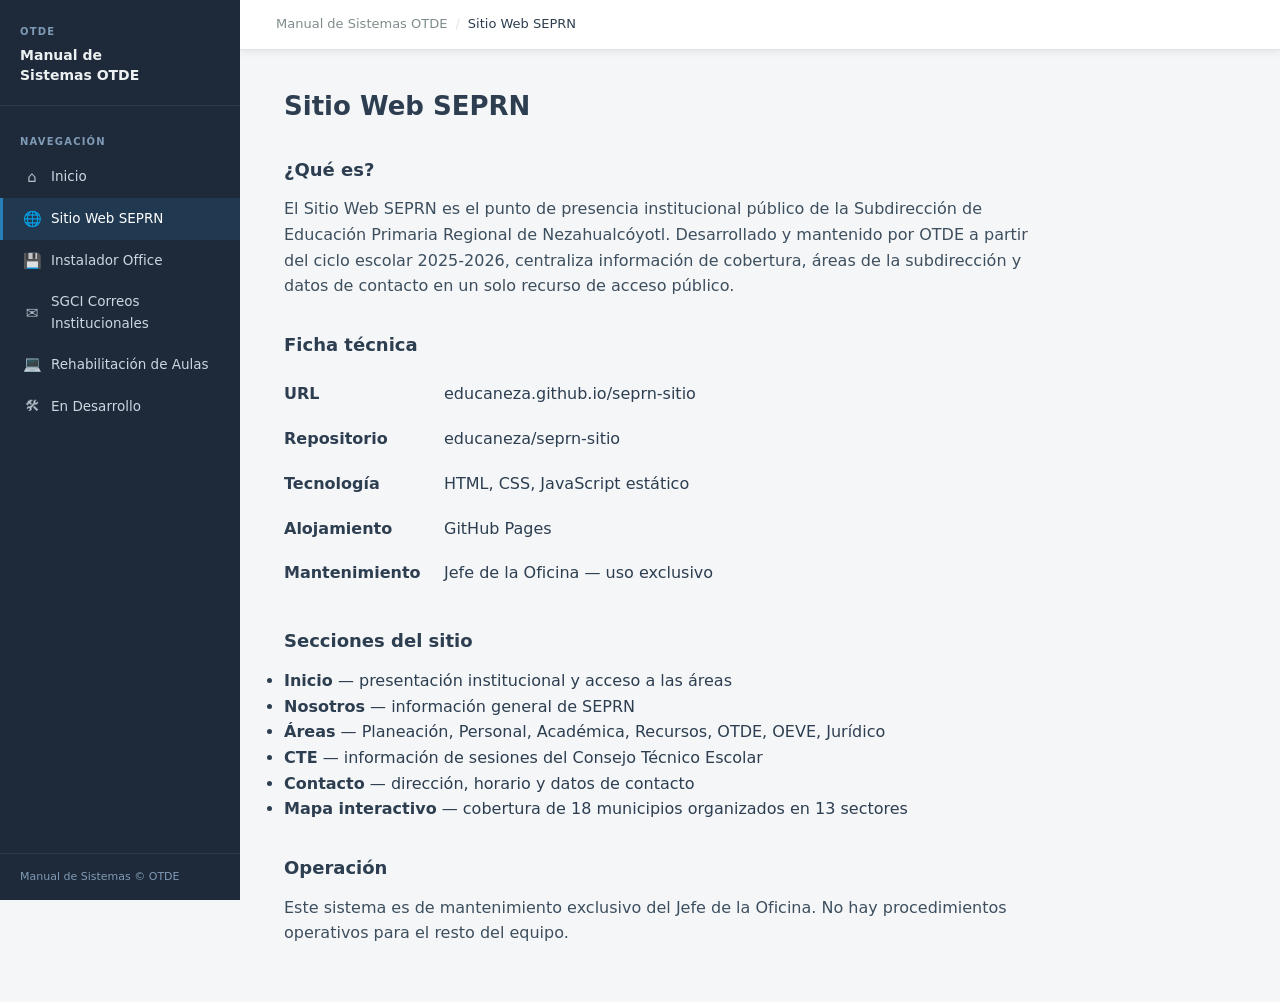
<file: sitio-web.html>
<!DOCTYPE html>
<html lang="es">
<head>
  <meta charset="UTF-8" />
  <meta name="viewport" content="width=device-width, initial-scale=1.0" />
  <title>Sitio Web SEPRN — Manual de Sistemas OTDE</title>
  <link rel="stylesheet" href="css/style.css" />
</head>
<body>

  <button class="menu-toggle" id="menuToggle" aria-label="Abrir menú">&#9776;</button>
  <div class="overlay" id="overlay"></div>

  <div class="layout">

    <aside class="sidebar" id="sidebar">
      <div class="sidebar-header">
        <div class="logo-label">OTDE</div>
        <div class="site-title">Manual de<br>Sistemas OTDE</div>
      </div>

      <nav class="sidebar-nav">
        <div class="nav-section-label">Navegación</div>
        <a href="index.html">
          <span class="nav-icon">&#8962;</span> Inicio
        </a>
        <a href="sitio-web.html" class="active">
          <span class="nav-icon">&#127760;</span> Sitio Web SEPRN
        </a>
        <a href="instalador-office.html">
          <span class="nav-icon">&#128190;</span> Instalador Office
        </a>
        <a href="sgci.html">
          <span class="nav-icon">&#9993;</span> SGCI Correos Institucionales
        </a>
        <a href="rehabilitacion.html">
          <span class="nav-icon">&#128187;</span> Rehabilitación de Aulas
        </a>
        <a href="en-desarrollo.html">
          <span class="nav-icon">&#128736;</span> En Desarrollo
        </a>
      </nav>

      <div class="sidebar-footer">
        Manual de Sistemas &copy; OTDE
      </div>
    </aside>

    <div class="main-content">
      <div class="topbar">
        <a href="index.html" style="color: inherit; text-decoration: none;">Manual de Sistemas OTDE</a>
        <span class="breadcrumb-sep">/</span>
        <span class="breadcrumb-current">Sitio Web SEPRN</span>
      </div>

      <div class="content-area">
        <h1>Sitio Web SEPRN</h1>

        <h2>¿Qué es?</h2>
        <p>El Sitio Web SEPRN es el punto de presencia institucional público de la Subdirección de Educación Primaria Regional de Nezahualcóyotl. Desarrollado y mantenido por OTDE a partir del ciclo escolar 2025-2026, centraliza información de cobertura, áreas de la subdirección y datos de contacto en un solo recurso de acceso público.</p>

        <h2>Ficha técnica</h2>
        <table style="border-collapse: collapse; width: 100%; margin-bottom: 1.5rem;">
          <tbody>
            <tr>
              <td style="padding: 0.6rem 1rem 0.6rem 0; font-weight: 600; white-space: nowrap; vertical-align: top; border-bottom: 1px solid var(--border); color: var(--text-secondary); width: 160px;">URL</td>
              <td style="padding: 0.6rem 0; border-bottom: 1px solid var(--border);">educaneza.github.io/seprn-sitio</td>
            </tr>
            <tr>
              <td style="padding: 0.6rem 1rem 0.6rem 0; font-weight: 600; white-space: nowrap; vertical-align: top; border-bottom: 1px solid var(--border); color: var(--text-secondary);">Repositorio</td>
              <td style="padding: 0.6rem 0; border-bottom: 1px solid var(--border);">educaneza/seprn-sitio</td>
            </tr>
            <tr>
              <td style="padding: 0.6rem 1rem 0.6rem 0; font-weight: 600; white-space: nowrap; vertical-align: top; border-bottom: 1px solid var(--border); color: var(--text-secondary);">Tecnología</td>
              <td style="padding: 0.6rem 0; border-bottom: 1px solid var(--border);">HTML, CSS, JavaScript estático</td>
            </tr>
            <tr>
              <td style="padding: 0.6rem 1rem 0.6rem 0; font-weight: 600; white-space: nowrap; vertical-align: top; border-bottom: 1px solid var(--border); color: var(--text-secondary);">Alojamiento</td>
              <td style="padding: 0.6rem 0; border-bottom: 1px solid var(--border);">GitHub Pages</td>
            </tr>
            <tr>
              <td style="padding: 0.6rem 1rem 0.6rem 0; font-weight: 600; white-space: nowrap; vertical-align: top; color: var(--text-secondary);">Mantenimiento</td>
              <td style="padding: 0.6rem 0;">Jefe de la Oficina — uso exclusivo</td>
            </tr>
          </tbody>
        </table>

        <h2>Secciones del sitio</h2>
        <ul>
          <li><strong>Inicio</strong> — presentación institucional y acceso a las áreas</li>
          <li><strong>Nosotros</strong> — información general de SEPRN</li>
          <li><strong>Áreas</strong> — Planeación, Personal, Académica, Recursos, OTDE, OEVE, Jurídico</li>
          <li><strong>CTE</strong> — información de sesiones del Consejo Técnico Escolar</li>
          <li><strong>Contacto</strong> — dirección, horario y datos de contacto</li>
          <li><strong>Mapa interactivo</strong> — cobertura de 18 municipios organizados en 13 sectores</li>
        </ul>

        <h2>Operación</h2>
        <p>Este sistema es de mantenimiento exclusivo del Jefe de la Oficina. No hay procedimientos operativos para el resto del equipo.</p>
      </div>
    </div>

  </div>

  <script>
    const toggle = document.getElementById('menuToggle');
    const sidebar = document.getElementById('sidebar');
    const overlay = document.getElementById('overlay');
    toggle.addEventListener('click', () => {
      sidebar.classList.toggle('open');
      overlay.classList.toggle('visible');
    });
    overlay.addEventListener('click', () => {
      sidebar.classList.remove('open');
      overlay.classList.remove('visible');
    });
  </script>
</body>
</html>
</file>
<file: css/style.css>
/* ============================================================
   Manual de Sistemas OTDE — Estilos Globales
   ============================================================ */

*, *::before, *::after {
  box-sizing: border-box;
  margin: 0;
  padding: 0;
}

:root {
  --sidebar-width: 240px;
  --color-bg: #f5f6f8;
  --color-sidebar-bg: #1e2a3a;
  --color-sidebar-hover: #2c3e55;
  --color-sidebar-active: #2980b9;
  --color-sidebar-text: #cdd6e0;
  --color-sidebar-heading: #7f9ab5;
  --color-content-bg: #ffffff;
  --color-text: #2c3e50;
  --color-text-muted: #7f8c8d;
  --color-border: #dde3ea;
  --color-accent: #2980b9;
  --font-main: 'Segoe UI', system-ui, -apple-system, sans-serif;
  --font-mono: 'Consolas', 'Courier New', monospace;
  --shadow: 0 2px 8px rgba(0, 0, 0, 0.08);
}

html, body {
  height: 100%;
  font-family: var(--font-main);
  background-color: var(--color-bg);
  color: var(--color-text);
  font-size: 16px;
  line-height: 1.6;
}

/* ── Layout principal ───────────────────────────────────────── */

.layout {
  display: flex;
  min-height: 100vh;
}

/* ── Barra lateral ──────────────────────────────────────────── */

.sidebar {
  width: var(--sidebar-width);
  min-width: var(--sidebar-width);
  background-color: var(--color-sidebar-bg);
  display: flex;
  flex-direction: column;
  position: fixed;
  top: 0;
  left: 0;
  height: 100vh;
  overflow-y: auto;
  z-index: 100;
}

.sidebar-header {
  padding: 24px 20px 20px;
  border-bottom: 1px solid rgba(255, 255, 255, 0.07);
}

.sidebar-header .logo-label {
  font-size: 10px;
  font-weight: 700;
  letter-spacing: 0.12em;
  text-transform: uppercase;
  color: var(--color-sidebar-heading);
  margin-bottom: 6px;
}

.sidebar-header .site-title {
  font-size: 14px;
  font-weight: 600;
  color: #ecf0f1;
  line-height: 1.4;
}

.sidebar-nav {
  flex: 1;
  padding: 16px 0;
}

.nav-section-label {
  font-size: 10px;
  font-weight: 700;
  letter-spacing: 0.12em;
  text-transform: uppercase;
  color: var(--color-sidebar-heading);
  padding: 12px 20px 6px;
}

.sidebar-nav a {
  display: flex;
  align-items: center;
  gap: 10px;
  padding: 9px 20px;
  color: var(--color-sidebar-text);
  text-decoration: none;
  font-size: 13.5px;
  font-weight: 400;
  transition: background-color 0.15s, color 0.15s;
  border-left: 3px solid transparent;
}

.sidebar-nav a:hover {
  background-color: var(--color-sidebar-hover);
  color: #ffffff;
  border-left-color: var(--color-accent);
}

.sidebar-nav a.active {
  background-color: rgba(41, 128, 185, 0.18);
  color: #ffffff;
  border-left-color: var(--color-sidebar-active);
  font-weight: 500;
}

.sidebar-nav a .nav-icon {
  font-size: 15px;
  width: 18px;
  text-align: center;
  flex-shrink: 0;
  opacity: 0.85;
}

.sidebar-footer {
  padding: 14px 20px;
  border-top: 1px solid rgba(255, 255, 255, 0.07);
  font-size: 11px;
  color: var(--color-sidebar-heading);
}

/* ── Contenido principal ────────────────────────────────────── */

.main-content {
  margin-left: var(--sidebar-width);
  flex: 1;
  display: flex;
  flex-direction: column;
  min-height: 100vh;
}

.topbar {
  background-color: var(--color-content-bg);
  border-bottom: 1px solid var(--color-border);
  padding: 14px 36px;
  display: flex;
  align-items: center;
  gap: 8px;
  font-size: 13px;
  color: var(--color-text-muted);
  position: sticky;
  top: 0;
  z-index: 50;
  box-shadow: var(--shadow);
}

.topbar .breadcrumb-sep {
  color: var(--color-border);
}

.topbar .breadcrumb-current {
  color: var(--color-text);
  font-weight: 500;
}

.content-area {
  padding: 40px 44px;
  max-width: 860px;
}

/* ── Tipografía de contenido ────────────────────────────────── */

.content-area h1 {
  font-size: 26px;
  font-weight: 700;
  color: var(--color-text);
  margin-bottom: 8px;
  line-height: 1.3;
}

.content-area .page-subtitle {
  font-size: 15px;
  color: var(--color-text-muted);
  margin-bottom: 32px;
  padding-bottom: 20px;
  border-bottom: 1px solid var(--color-border);
}

.content-area h2 {
  font-size: 18px;
  font-weight: 600;
  color: var(--color-text);
  margin: 32px 0 12px;
}

.content-area p {
  margin-bottom: 16px;
  color: #3d4f5e;
}

/* ── Bloque "en construcción" ───────────────────────────────── */

.placeholder-block {
  margin-top: 32px;
  background-color: #f0f4f8;
  border: 1px dashed #b0bec5;
  border-radius: 8px;
  padding: 48px 36px;
  text-align: center;
}

.placeholder-block .placeholder-icon {
  font-size: 40px;
  margin-bottom: 16px;
  display: block;
  opacity: 0.5;
}

.placeholder-block h3 {
  font-size: 17px;
  font-weight: 600;
  color: var(--color-text-muted);
  margin-bottom: 8px;
}

.placeholder-block p {
  font-size: 14px;
  color: #a0adb8;
  margin: 0;
}

/* ── Tarjetas de inicio ─────────────────────────────────────── */

.card-grid {
  display: grid;
  grid-template-columns: repeat(auto-fill, minmax(200px, 1fr));
  gap: 16px;
  margin-top: 24px;
}

.card {
  background: var(--color-content-bg);
  border: 1px solid var(--color-border);
  border-radius: 8px;
  padding: 20px;
  text-decoration: none;
  color: var(--color-text);
  transition: box-shadow 0.15s, border-color 0.15s, transform 0.1s;
  display: flex;
  flex-direction: column;
  gap: 8px;
}

.card:hover {
  box-shadow: 0 4px 16px rgba(0, 0, 0, 0.10);
  border-color: var(--color-accent);
  transform: translateY(-2px);
}

.card .card-icon {
  font-size: 24px;
}

.card .card-title {
  font-size: 14px;
  font-weight: 600;
}

.card .card-desc {
  font-size: 12px;
  color: var(--color-text-muted);
}

/* ── Botón menú móvil ───────────────────────────────────────── */

.menu-toggle {
  display: none;
  position: fixed;
  top: 12px;
  left: 12px;
  z-index: 200;
  background: var(--color-sidebar-bg);
  color: #fff;
  border: none;
  border-radius: 6px;
  width: 40px;
  height: 40px;
  cursor: pointer;
  font-size: 20px;
  align-items: center;
  justify-content: center;
}

/* ── Overlay móvil ──────────────────────────────────────────── */

.overlay {
  display: none;
  position: fixed;
  inset: 0;
  background: rgba(0,0,0,0.45);
  z-index: 90;
}

/* ── Responsive ─────────────────────────────────────────────── */

@media (max-width: 768px) {
  .menu-toggle {
    display: flex;
  }

  .sidebar {
    transform: translateX(-100%);
    transition: transform 0.25s ease;
  }

  .sidebar.open {
    transform: translateX(0);
  }

  .overlay.visible {
    display: block;
  }

  .main-content {
    margin-left: 0;
  }

  .topbar {
    padding: 14px 16px 14px 60px;
  }

  .content-area {
    padding: 24px 20px;
  }
}
</file>
